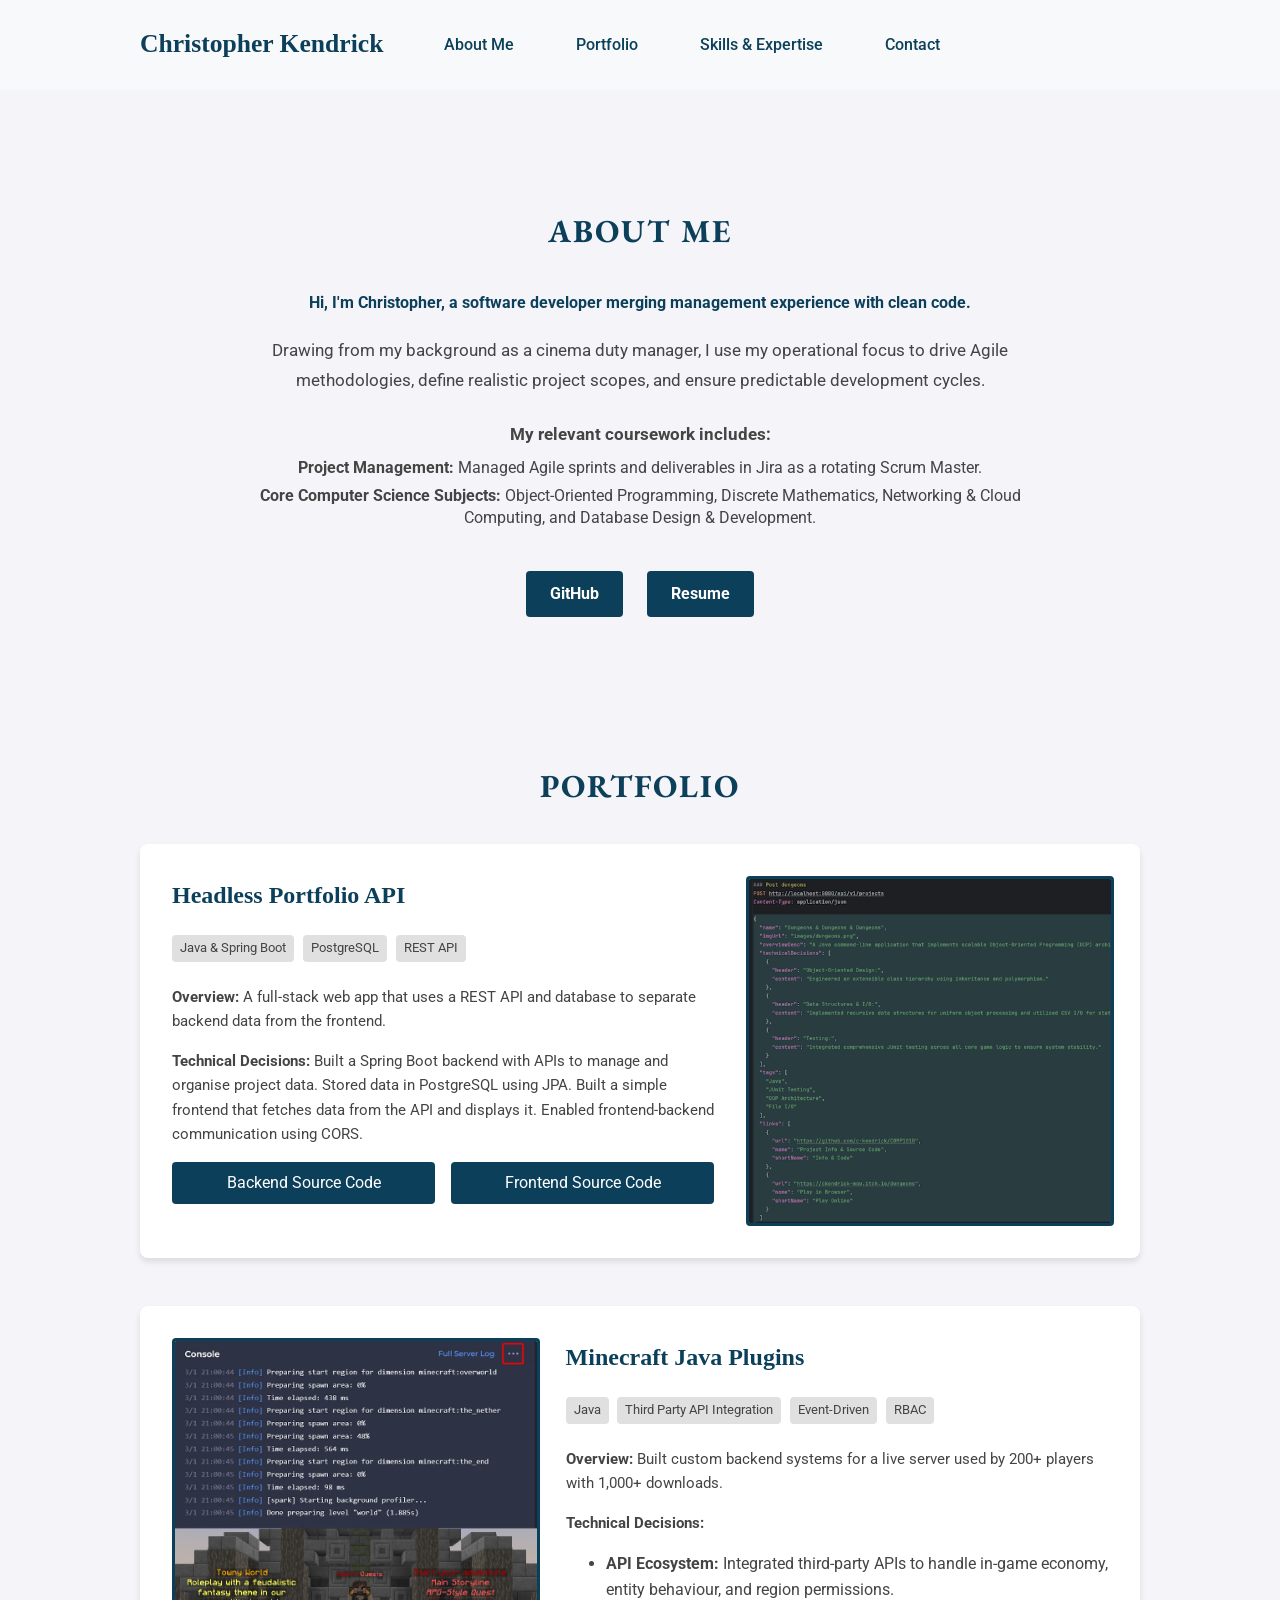
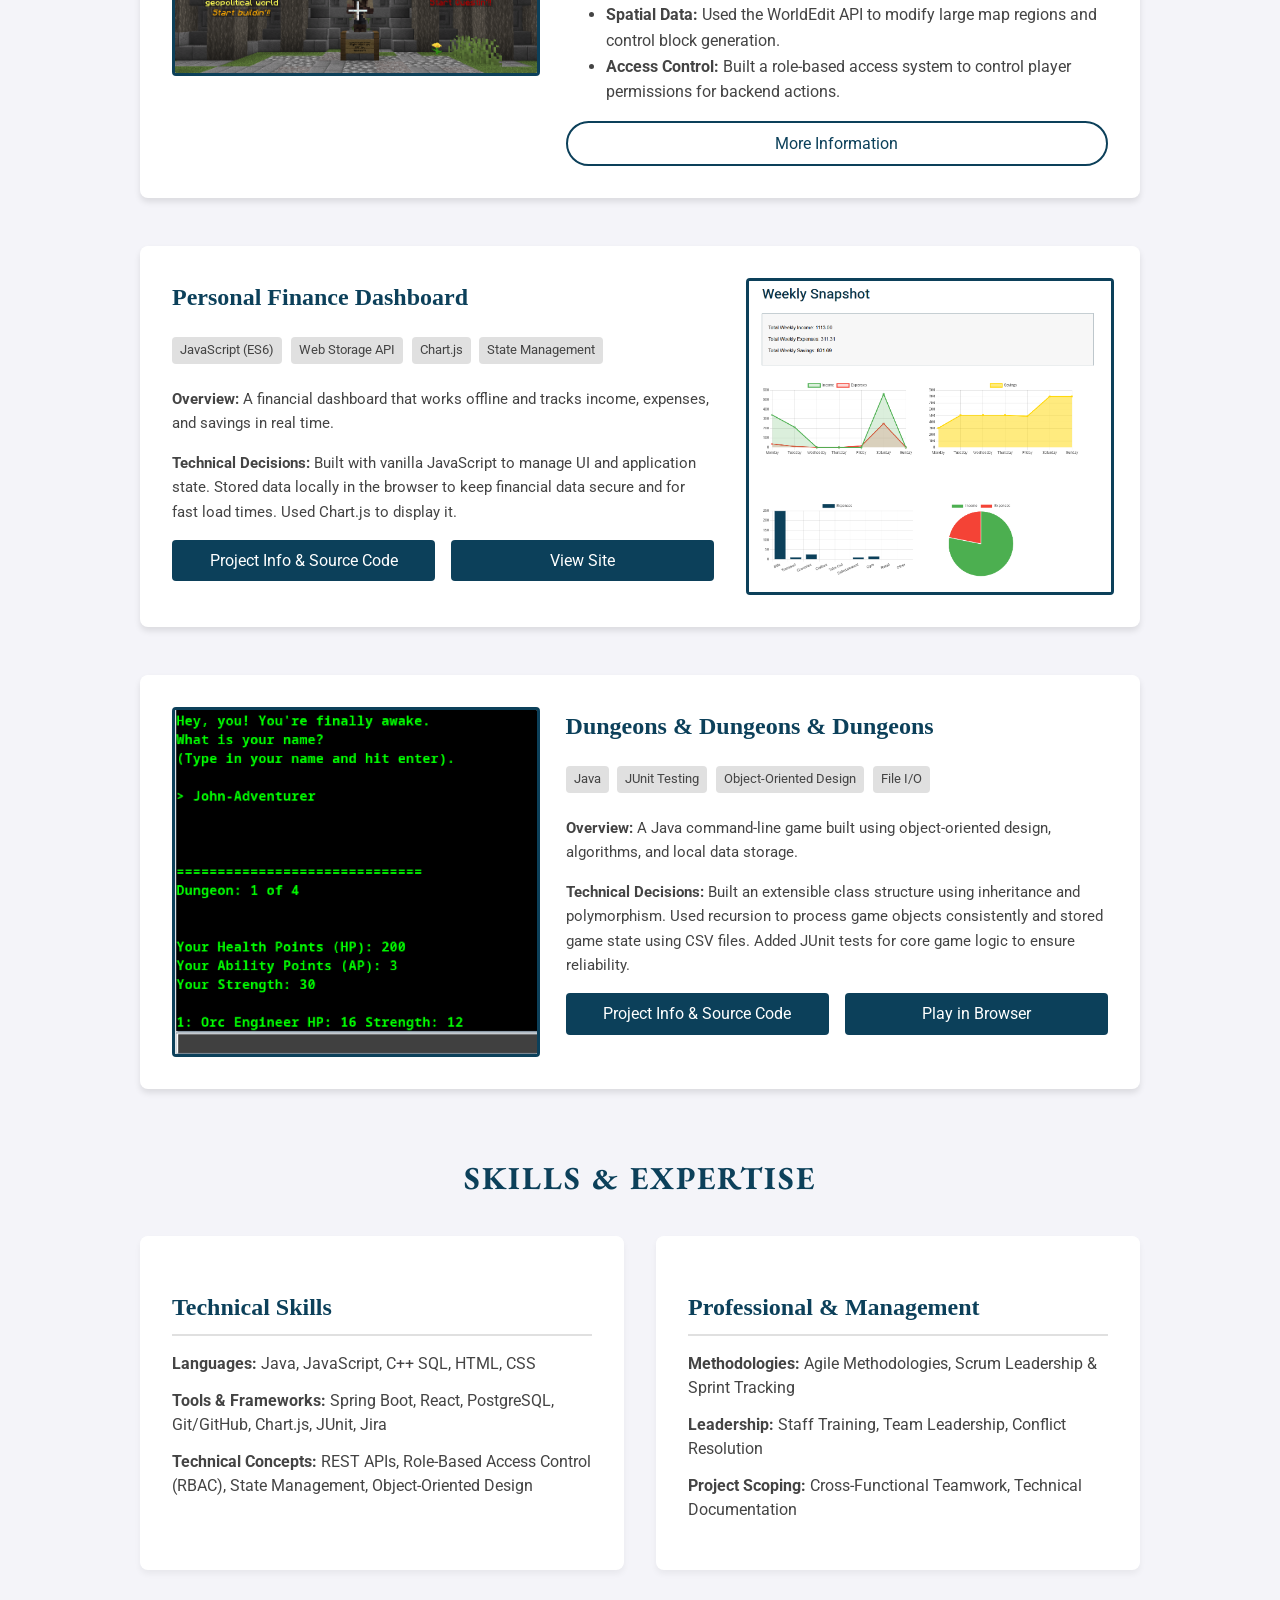
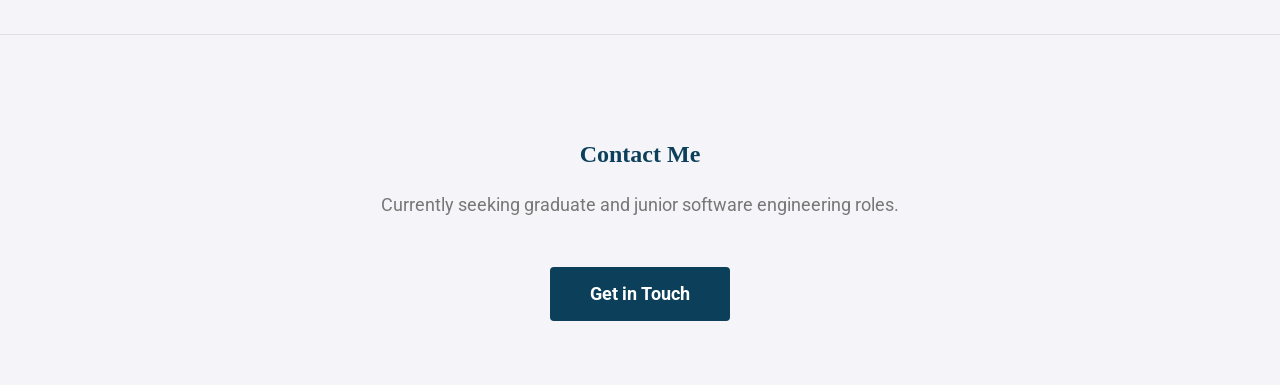
<file: index.html>
<!DOCTYPE html>
<html lang="en-AU">
<head>
    <meta charset="UTF-8">
    <meta name="viewport" content="width=device-width, initial-scale=1.0">
    <title>Christopher Kendrick | Portfolio</title>
    <link rel="icon" type="image/png" href="/images/favicon.png">
    <link href="https://fonts.googleapis.com/css2?family=Roboto&display=swap" rel="stylesheet">

    <link rel="stylesheet" href="css/global.css">
    <link rel="stylesheet" href="https://cdnjs.cloudflare.com/ajax/libs/font-awesome/6.5.1/css/all.min.css">

    <link rel="stylesheet" href="css/nav.css">
    <link rel="stylesheet" href="css/header.css">
    <link rel="stylesheet" href="css/portfolio.css">
    <link rel="stylesheet" href="css/skills.css">
</head>
<body>
<nav id="navbar" class="nav-wrapper">
    <div class="sticky-nav">
        <div class="nav-content">
            <span class="nav-logo">Christopher Kendrick</span>
            <ul class="nav-links">
                <li><i class="fas fa-solid fa-address-card fa-fw"></i><a href="#about">About Me</a></li>
                <li><i class="fas fa-solid fa-code fa-fw"></i><a href="#portfolio">Portfolio</a></li>
                <li><i class="fas fa-solid fa-lightbulb fa-fw"></i><a href="#skills">Skills & Expertise</a></li>
                <li><i class="fas fa-solid fa-paper-plane fa-fw"></i><a href="#contact">Contact</a></li>
            </ul>

            <div class="nav-socials" id="nav-socials">
                <ul class="nav-socials-ul">
                    <li><i class="fas fa-solid fa-brands fa-github fa-fw"></i><a href="https://github.com/c-kendrick" target="_blank" rel="noopener noreferrer">GitHub</a></li>
                </ul>
                <a href="files/CV-Christopher-Kendrick.pdf" target="_blank" rel="noopener noreferrer" class="nav-resume-btn">Resume</a>
            </div>
        </div>
    </div>

    <img id="hamburger" src="/images/hamburger.png" alt="logo">
</nav>

<header class="about-section">
    <div id="about">
        <h2 class="section-title">About Me</h2>
        <p class="hero-text">
            <strong>Hi, I'm Christopher, a software developer merging management experience with clean code.</strong>
        </p>
        <p class="bio-text">
            Drawing from my background as a cinema duty manager, I use my operational focus to drive Agile methodologies,
            define realistic project scopes, and ensure predictable development cycles.
        </p>
        <p class="bio-text coursework-intro">
            <strong>My relevant coursework includes:</strong>
        </p>
        <div class="coursework">
            <p><strong>Project Management:</strong> Managed Agile sprints and deliverables in Jira as a rotating Scrum
                Master.</p>
            <!-- placeholder: -->
            <p><strong>Core Computer Science Subjects:</strong> Object-Oriented Programming, Discrete Mathematics,
                Networking & Cloud Computing, and Database Design & Development.</p>
        </div>
        <br>
        <div class="social-links">
            <a href="https://github.com/c-kendrick" target="_blank" rel="noopener noreferrer">GitHub</a>
            <a href="files/CV-Christopher-Kendrick.pdf" target="_blank" rel="noopener noreferrer">Resume</a>
        </div>
    </div>
</header>

<div id="portfolio">
    <h2 class="section-title">Portfolio</h2>

    <div class="card fade-in">
        <div class="card-content">
            <h2 class="mini-title">Headless Portfolio API</h2>
            <div>
                <span class="tag">Java & Spring Boot</span>
                <span class="tag">PostgreSQL</span>
                <span class="tag">REST API</span>
            </div>
            <p><strong>Overview:</strong> A full-stack web app that uses a REST API and database to separate backend data from the frontend.</p>
            <p><strong>Technical Decisions:</strong> Built a Spring Boot backend with APIs to manage and organise project data. Stored data in PostgreSQL using JPA. Built a simple frontend that fetches data from the API and displays it. Enabled frontend-backend communication using CORS.</p>
            <div class="button-group">
                <a href="https://github.com/c-kendrick/spring-portfolio-backend" class="btn" target="_blank" rel="noopener noreferrer">
                    <span class="text-desktop">Backend Source Code</span>
                    <span class="text-mobile">Backend Code</span>
                </a>
                <a href="https://github.com/c-kendrick/Spring-portfolio-frontend" class="btn" target="_blank" rel="noopener noreferrer">
                    <span class="text-desktop">Frontend Source Code</span>
                    <span class="text-mobile">Frontend Code</span>
                </a>
            </div>
        </div>
        <div class="card-image-wrapper">
            <img src="images/json.png" alt="Headless Portfolio API">
        </div>
    </div>


    <div class="card reverse fade-in">
        <div class="card-content">
            <h2 class="mini-title">Minecraft Java Plugins</h2>
            <div>
                <span class="tag">Java</span>
                <span class="tag">Third Party API Integration</span>
                <span class="tag">Event-Driven</span>
                <span class="tag">RBAC</span>
            </div>

            <p><strong>Overview:</strong> Built custom backend systems for a live server used by 200+ players with 1,000+ downloads. </p>

            <p><strong>Technical Decisions:</strong></p>
            <ul>
                <li><strong>API Ecosystem:</strong> Integrated third-party APIs to handle in-game economy, entity behaviour, and region permissions.
                </li>
                <li><strong>Spatial Data:</strong> Used the WorldEdit API to modify large map regions and control block generation.
                </li>
                <li><strong>Access Control:</strong> Built a role-based access system to control player permissions for backend actions.</li>
            </ul>

            <div class="button-group">
                <a href="minecraft.html" class="btn-mc">More Information</a>
            </div>
        </div>
        <div class="card-image-wrapper">
            <img src="images/minecraft.png" alt="Minecraft Server Backend and Gameplay">
        </div>
    </div>

    <div class="card fade-in">
        <div class="card-content">
            <h2 class="mini-title">Personal Finance Dashboard</h2>
            <div>
                <span class="tag">JavaScript (ES6)</span>
                <span class="tag">Web Storage API</span>
                <span class="tag">Chart.js</span>
                <span class="tag">State Management</span>
            </div>
            <p><strong>Overview:</strong> A financial dashboard that works offline and tracks income, expenses, and savings in real time.
            </p>
            <p><strong>Technical Decisions:</strong> Built with vanilla JavaScript to manage UI and application state. Stored data locally in the browser to keep financial data secure and for fast load times. Used Chart.js to display it.
            </p>
            <div class="button-group">
                <a href="https://github.com/c-kendrick/finance-tool" class="btn" target="_blank" rel="noopener noreferrer">
                    <span class="text-desktop">Project Info & Source Code</span>
                    <span class="text-mobile">Info & Code</span>
                </a>
                <a href="https://c-kendrick.github.io/finance-tool/" class="btn" target="_blank"
                   rel="noopener noreferrer">View Site</a>
            </div>
        </div>
        <div class="card-image-wrapper">
            <img src="images/finance.png" alt="Finance Tracker Interface">
        </div>
    </div>

    <div class="card reverse fade-in">
        <div class="card-content">
            <h2 class="mini-title">Dungeons & Dungeons & Dungeons</h2>
            <div>
                <span class="tag">Java</span>
                <span class="tag">JUnit Testing</span>
                <span class="tag">Object-Oriented Design</span>
                <span class="tag">File I/O</span>
            </div>
            <p><strong>Overview:</strong> A Java command-line game built using object-oriented design, algorithms, and local data storage.</p>
            <p><strong>Technical Decisions:</strong> Built an extensible class structure using inheritance and polymorphism. Used recursion to process game objects consistently and stored game state using CSV files.
                Added JUnit tests for core game logic to ensure reliability.
            </p>
            <div class="button-group">
                <a href="https://github.com/c-kendrick/COMP1010" class="btn" target="_blank" rel="noopener noreferrer">
                    <span class="text-desktop">Project Info & Source Code</span>
                    <span class="text-mobile">Info & Code</span>
                </a>
                <a href="https://ckendrick-mqu.itch.io/dungeons" class="btn" target="_blank" rel="noopener noreferrer">
                    <span class="text-desktop">Play in Browser</span>
                    <span class="text-mobile">Play Online</span>
                </a>
            </div>
        </div>
        <div class="card-image-wrapper">
            <img src="images/dungeons.png" alt="Dungeons Console Gameplay">
        </div>
    </div>

</div>

<section id="skills" class="skills-section">
    <h2 class="section-title">Skills & Expertise</h2>
    <div class="skills-container">
        <div class="skills-column fade-in">
            <h2 class="mini-title">Technical Skills</h2>
            <ul class="skills-list">
                <li><strong>Languages:</strong> Java, JavaScript, C++ SQL, HTML, CSS</li>
                <li><strong>Tools & Frameworks:</strong> Spring Boot, React, PostgreSQL, Git/GitHub, Chart.js, JUnit, Jira</li>
                <li><strong>Technical Concepts:</strong> REST APIs, Role-Based Access Control (RBAC), State Management, Object-Oriented Design</li>
            </ul>
        </div>

        <div class="skills-column fade-in">
            <h2 class="mini-title">Professional & Management</h2>
            <ul class="skills-list">
                <li><strong>Methodologies:</strong> Agile Methodologies, Scrum Leadership & Sprint Tracking</li>
                <li><strong>Leadership:</strong> Staff Training, Team Leadership, Conflict Resolution</li>
                <li><strong>Project Scoping:</strong> Cross-Functional Teamwork, Technical Documentation</li>
            </ul>
        </div>
    </div>
</section>

<footer id="contact" class="contact-footer fade-in">
    <h2 class="mini-title">Contact Me</h2>
    <p>Currently seeking graduate and junior software engineering roles.</p>
    <a href="mailto:ckendrick.dev@gmail.com" class="btn contact-btn">Get in Touch</a>
</footer>

<script src="javascript/script.js"></script>
</body>
</html>
</file>
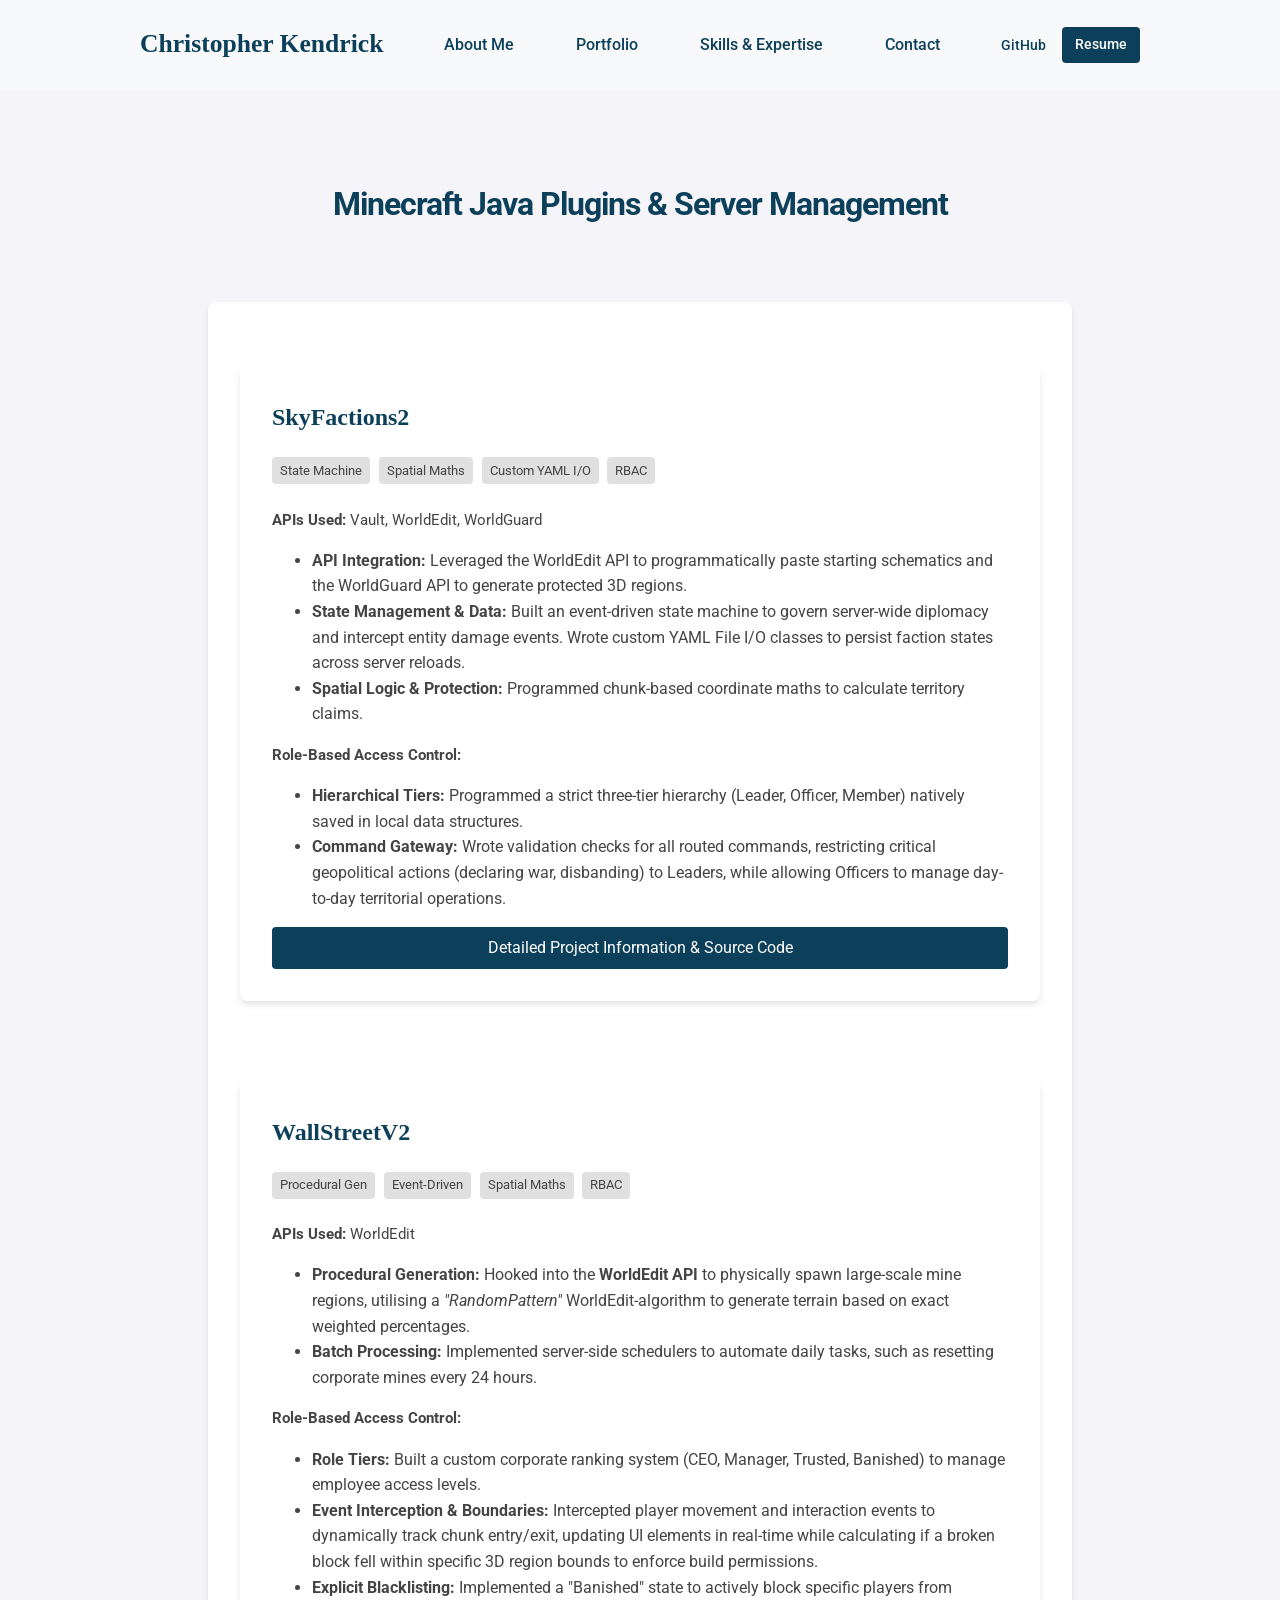
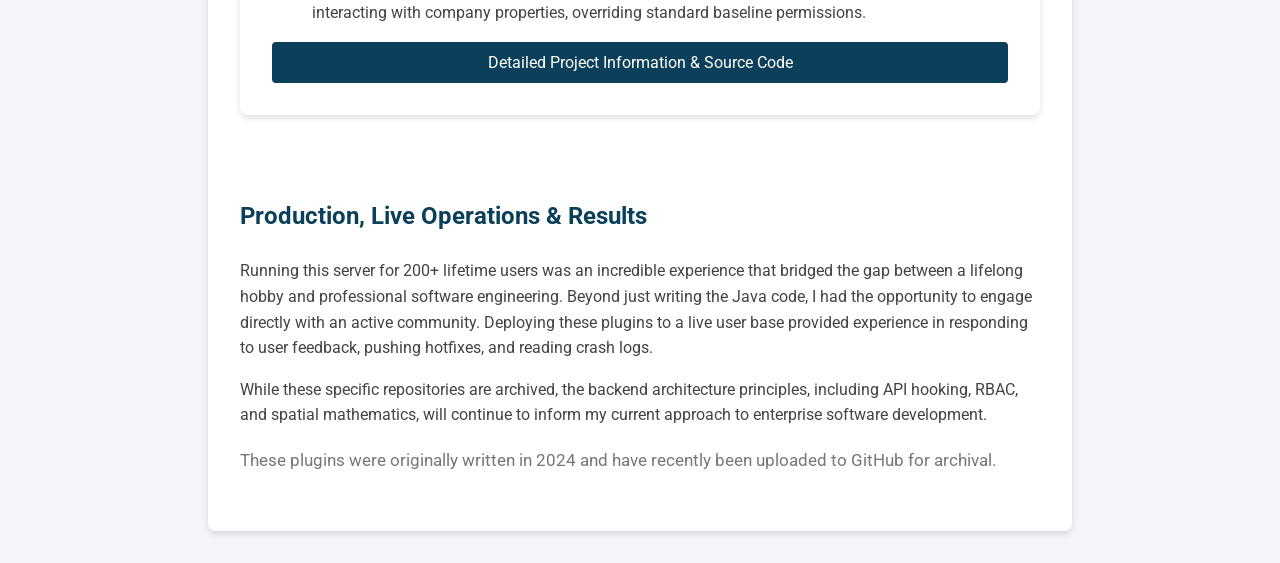
<file: minecraft.html>
<!DOCTYPE html>
<html lang="en">
<head>
    <meta charset="UTF-8">
    <meta name="viewport" content="width=device-width, initial-scale=1.0">
    <title>Minecraft Plugin Suite | Project Info</title>
    <link href="https://fonts.googleapis.com/css2?family=Roboto&display=swap" rel="stylesheet">
    <link rel="stylesheet" href="https://cdnjs.cloudflare.com/ajax/libs/font-awesome/6.5.1/css/all.min.css">

    <link rel="stylesheet" href="css/global.css">

    <link rel="stylesheet" href="css/nav.css">
    <link rel="stylesheet" href="css/header.css">
    <link rel="stylesheet" href="css/portfolio.css">
    <link rel="stylesheet" href="css/skills.css">
</head>
<body>
<nav id="navbar" class="nav-wrapper">
    <div class="sticky-nav">
        <div class="nav-content">
            <span class="nav-logo">Christopher Kendrick</span>
            <ul class="nav-links">
                <li><i class="fas fa-solid fa-address-card fa-fw"></i><a href="index.html#about">About Me</a></li>
                <li><i class="fas fa-solid fa-code fa-fw"></i><a href="index.html#portfolio">Portfolio</a></li>
                <li><i class="fas fa-solid fa-lightbulb fa-fw"></i><a href="index.html#skills">Skills & Expertise</a></li>
                <li><i class="fas fa-solid fa-paper-plane fa-fw"></i><a href="index.html#contact">Contact</a></li>
            </ul>

            <div class="mc-nav-socials" id="nav-socials">
                <ul class="mc-nav-socials-ul">
                    <li><i class="fas fa-solid fa-brands fa-github fa-fw"></i><a href="https://github.com/c-kendrick" target="_blank" rel="noopener noreferrer">GitHub</a></li>
                </ul>
                <a href="files/CV-Christopher-Kendrick.pdf" target="_blank" rel="noopener noreferrer"
                   class="nav-resume-btn">Resume</a>
            </div>
        </div>
    </div>
    <img id="hamburger" src="/images/hamburger.png" alt="logo">
</nav>


<header class="about-section">
    <div id="about">
        <h1 style="font-size: 2rem;">Minecraft Java Plugins & Server Management</h1>
    </div>
</header>


<div class="project-container">
    <div class="plugin-grid">
        <div class="card">
            <div class="card-content">
                <h2 class="mini-title">SkyFactions2</h2>
                <div>
                    <span class="tag">State Machine</span>
                    <span class="tag">Spatial Maths</span>
                    <span class="tag">Custom YAML I/O</span>
                    <span class="tag">RBAC</span>
                </div>
                <p><strong>APIs Used:</strong> Vault, WorldEdit, WorldGuard</p>
                <ul>
                    <li><strong>API Integration: </strong>Leveraged the WorldEdit API to programmatically paste starting schematics and the WorldGuard API to generate protected 3D regions.</li>
                    <li><strong>State Management & Data:</strong> Built an event-driven state machine to govern server-wide diplomacy and intercept entity damage events. Wrote custom YAML File I/O classes to persist faction states across server reloads.</li>
                    <li><strong>Spatial Logic & Protection:</strong> Programmed chunk-based coordinate maths to calculate territory claims. </li>
                </ul>

                <p><strong>Role-Based Access Control:</strong></p>
                <ul>
                    <li><strong>Hierarchical Tiers:</strong> Programmed a strict three-tier hierarchy (Leader, Officer, Member) natively saved in local data structures.</li>
                    <li><strong>Command Gateway:</strong> Wrote validation checks for all routed commands, restricting critical geopolitical actions (declaring war, disbanding) to Leaders, while allowing Officers to manage day-to-day territorial operations.</li>
                </ul>
                <div class="button-group">
                    <a href="https://github.com/c-kendrick/SkyFactions2" class="btn" target="_blank" rel="noopener noreferrer">Detailed Project Information & Source Code</a>
                </div>
            </div>
        </div>

        <div class="card">
            <div class="card-content">
                <h2 class="mini-title">WallStreetV2</h2>
                <div>
                    <span class="tag">Procedural Gen</span>
                    <span class="tag">Event-Driven</span>
                    <span class="tag">Spatial Maths</span>
                    <span class="tag">RBAC</span>
                </div>

                <p><strong>APIs Used:</strong> WorldEdit</p>
                <ul>
                    <li><strong>Procedural Generation:</strong> Hooked into the <strong>WorldEdit API</strong> to physically spawn
                        large-scale mine regions, utilising a <em>"RandomPattern"</em>  WorldEdit-algorithm to generate terrain based on exact weighted percentages.</li>
                    <li><strong>Batch Processing:</strong> Implemented server-side schedulers to automate daily tasks,
                        such as resetting corporate mines every 24 hours.</li>
                </ul>

                <p><strong>Role-Based Access Control:</strong></p>
                <ul>
                    <li><strong>Role Tiers:</strong> Built a custom corporate ranking system (CEO, Manager, Trusted, Banished) to manage employee access levels.</li>
                    <li><strong>Event Interception & Boundaries:</strong> Intercepted player movement and interaction events to dynamically track chunk
                        entry/exit, updating UI elements in real-time while calculating if a broken block fell within specific 3D region
                        bounds to enforce build permissions.</li>
                    <li><strong>Explicit Blacklisting:</strong> Implemented a "Banished" state to actively block specific players from interacting with company properties,
                        overriding standard baseline permissions.</li>
                </ul>
                <div class="button-group">
                    <a href="https://github.com/c-kendrick/WallStreetv2" class="btn" target="_blank" rel="noopener noreferrer">Detailed Project Information & Source Code</a>
                </div>
            </div>
        </div>
    </div>

    <h2 class="results-text">Production, Live Operations & Results</h2>
    <p>Running this server for 200+ lifetime users was an incredible experience that bridged the gap between a lifelong hobby and professional software engineering.
        Beyond just writing the Java code, I had the opportunity to engage directly with an active community.
        Deploying these plugins to a live user base provided experience in responding to user feedback, pushing hotfixes, and reading crash logs.</p>


    <p>While these specific repositories are archived, the backend architecture principles, including API hooking, RBAC, and spatial mathematics,
        will continue to inform my current approach to enterprise software development.</p>

    <p class="hobby-text">These plugins were originally written in 2024 and have recently been uploaded to GitHub for archival.</p>
</div>

<script src="javascript/script.js"></script>
</body>
</html>
</file>
<file: css/global.css>
@import url('https://fonts.googleapis.com/css2?family=EB+Garamond:ital,wght@0,400..800;1,400..800&display=swap');

html {
    scroll-behavior: smooth;
    scroll-padding-top: 175px;
}

/* --- GLOBAL VARIABLES & BASE STYLES --- */
:root {
    --bg-color: #f4f4f9;
    --nav-bg: #f8f9fa;
    --ashen: #d8d9d9;
    --text-color: #444;
    --text-muted: #777;
    --card-bg: white;
    --primary-color: #0C405A;
    --hover-color: #800000;
    --gray-light: #e0e0e0;
}

body {
    font-family: 'Roboto', sans-serif;
    background-color: var(--bg-color);
    color: var(--text-color);
    margin: 0;
    padding: 0;
    line-height: 1.6;
}

/* --- GLOBAL TYPOGRAPHY & UTILITIES --- */
.section-title {
    font-family: "EB Garamond", serif;
    color: var(--primary-color);
    font-size: 2rem;
    margin-bottom: 2rem;
    text-transform: uppercase;
    letter-spacing: 2px;
    text-align: center;
}

.mini-title {
    font-family: "Times New Roman", serif;
}

.fade-in {
    opacity: 0;
    transform: translateY(30px);
    transition: opacity 0.6s ease-out, transform 0.6s ease-out;
    will-change: opacity, transform;
}

.fade-in.is-visible {
    opacity: 1;
    transform: translateY(0);
}
</file>
<file: css/nav.css>
/* --- Navigation Bar Styles --- */
.nav-wrapper {
    position: sticky;
    top: 0;
    z-index: 1000;
    display: flex;
    justify-content: flex-end;
    padding: 1rem 20px;
}

.sticky-nav {
    position: fixed;
    top: 0;
    left: 0;
    width: 55vw;
    height: 100vh;
    background-color: var(--primary-color);
    padding: 1rem;
    z-index: 999;

    opacity: 0;
    visibility: hidden;
    transform: translateX(-100%);
    transition: transform 0.3s ease-in-out, opacity 0.3s ease-in-out, visibility 0.3s;
}

.sticky-nav.is-visible {
    opacity: 1;
    visibility: visible;
    transform: translateX(0);
}

.sticky-nav.scrolled {
    box-shadow: 0 4px 12px rgba(0, 0, 0, 0.08);
    background-color: var(--primary-color);
    backdrop-filter: blur(5px);
}

.nav-content {
    max-width: 1000px;
    margin: 0 auto;
    display: flex;
    justify-content: space-between;
    align-items: flex-start;
    padding: 0;
    flex-direction: column;
    height: 100%;
}

.nav-links {
    list-style: none;
    display: flex;
    gap: 2rem;
    padding: 0;
    margin-top: 20vh;
    flex-direction: column;
}

.nav-links a {
    text-decoration: none;
    color: var(--nav-bg);
    font-weight: 500;
    font-size: 1.2rem;
    transition: color 0.2s;
}

.nav-links a:hover {
    color: var(--ashen);
}

/* --- Conditional Nav Socials --- */
.nav-socials, .mc-nav-socials {
    display: flex;
    flex-direction: column;
    gap: 1rem;
    align-items: flex-start;
    justify-content: space-between;

    margin-top: auto;
    margin-bottom: 20vh;
}

.nav-socials.is-visible, .mc-nav-socials {
    opacity: 1;
    visibility: visible;
    transform: translateX(0);
}

.nav-logo.is-visible {
    opacity: 1;
    visibility: visible;
    transform: translateX(0);
}

.nav-logo {
    font-family: "Times New Roman", serif;
    font-weight: bold;
    font-size: 1.6rem;
    color: var(--nav-bg);
}

.nav-socials a, .mc-nav-socials a {
    text-decoration: none;
    color: var(--nav-bg);
    font-size: 1.1rem;
    font-weight: 500;
    transition: color 0.2s;
}

.nav-socials a:hover, .mc-nav-socials a:hover {
    color: var(--ashen);
}

.nav-socials .nav-resume-btn, .mc-nav-socials .nav-resume-btn {
    background-color: var(--nav-bg);
    color: var(--primary-color);
    padding: 0.4rem 0.8rem;
    border-radius: 4px;
}

.nav-socials-ul, .mc-nav-socials-ul {
    list-style: none;
    padding: 0;
}

.btn-mc {
    color: var(--primary-color);
    text-decoration: none;
}

.btn-mc:hover {
    color: var(--hover-color);
}

.nav-socials .nav-resume-btn:hover, .mc-nav-socials .nav-resume-btn:hover {
    background-color: var(--ashen);
    color: white;
}

.hamburger {
    cursor: pointer;
}

.fas {
    margin-right: 10px; /* Adds space between the icon and text */
    color: var(--nav-bg); /* Changes the icon color to green */
}

/* =========================================
   NAV BAR DESKTOP STYLES
   ========================================= */
@media screen and (min-width: 1050px) {
    .nav-wrapper {
        padding: 0;
        display: block;
    }

    .nav-wrapper img {
        opacity: 0;
        visibility: hidden;
    }

    .sticky-nav {
        position: static;
        width: 100%;
        height: auto;
        padding: 1rem 0;
        background-color: var(--nav-bg);
        opacity: 1;
        visibility: visible;
        transform: none;
        transition: none;
    }

    .nav-content {
        max-width: 1000px;
        flex-direction: row;
        justify-content: space-between;
        align-items: center;
        height: auto;
    }

    .nav-links {
        flex-direction: row;
        margin: 0;
    }

    .nav-links a {
        font-size: 1rem;
    }

    .nav-socials, .mc-nav-socials {
        display: flex;
        flex-direction: row;
        gap: 1rem;
        align-items: center;
        margin-top: 0;
        margin-bottom: 0;
    }

    .nav-socials {
        opacity: 0;
        visibility: hidden;
        transform: translateX(15px);
        transition: opacity 0.3s ease, transform 0.3s ease, visibility 0.3s;
    }

    .sticky-nav.scrolled {
        background-color: rgba(248, 249, 250, 0.95);
    }

    .nav-socials a, .mc-nav-socials a, .btn-mc, .nav-links a, .nav-logo {
        color: var(--primary-color);
    }

    .nav-socials a, .mc-nav-socials a {
        font-size: 0.9rem;
    }

    .nav-links a:hover, .nav-socials a:hover, .mc-nav-socials a:hover, .btn-mc:hover  {
        color: var(--hover-color);
    }

    .nav-socials .nav-resume-btn:hover, .mc-nav-socials .nav-resume-btn:hover {
        background-color: var(--hover-color);
        color: white;
    }

    .nav-socials .nav-resume-btn, .mc-nav-socials .nav-resume-btn {
        background-color: var(--primary-color);
        color: white;
    }
}

/* =========================================
   NAV BAR TABLET STYLES
   ========================================= */
@media screen and (min-width: 768px) and (max-width: 1049px) {
    .sticky-nav {
        width: 31vw;
    }
}
</file>
<file: css/header.css>
/* --- PAGE HEADER (For about me section) --- */
header:not(.about-section) {
    background-color: var(--primary-color);
    color: white;
    text-align: center;
    padding: 3rem 1rem;
}

header:not(.about-section) h1 {
    margin: 0;
    font-size: 2.5rem;
    color: white;
}

/* --- ABOUT ME SECTION --- */
header.about-section {
    background-color: transparent;
    padding: 0.5rem 1rem 1rem 1rem;
    text-align: center;
    max-width: 800px;
    margin: 0 auto;
}

header.about-section h1 {
    font-size: 4rem;
    color: var(--primary-color);
    margin-bottom: 1.5rem;
    margin-top: 0;
    letter-spacing: -1px;
}

header.about-section ul {
    display: inline-block;
    text-align: left;
    margin: 0 auto 1rem auto;
}

header.about-section li {
    font-size: 1.05rem;
    color: var(--text-color);
    line-height: 1.4;
    margin-bottom: 0.3rem;
}

.bio-text {
    font-size: 1.05rem;
    color: var(--text-color);
    line-height: 1.8;
    margin-bottom: 1.5rem;
}

.hero-text, .results-text {
    font-size: 1rem;
    color: var(--primary-color);
    line-height: 1.8;
}

.results-text {
    font-size: 1.5rem;
}

.hobby-text {
    font-size: 1.05rem;
    color: var(--text-muted);
    line-height: 1.8;
    margin-bottom: 1.5rem;
}

.coursework-intro {
    margin-bottom: 0.5rem;
}

.coursework {
    color: var(--text-color);
    line-height: 1.4;
    margin-bottom: 1rem;
}

.coursework p {
    margin-top: 5px;
    margin-bottom: 5px;
}

.social-links a {
    display: inline-block;
    margin: 0 10px;
    padding: 10px 24px;
    background-color: var(--primary-color);
    color: white;
    text-decoration: none;
    border-radius: 4px;
    font-weight: bold;
    transition: background 0.2s ease, transform 0.2s ease;
}

.social-links a:hover {
    background-color: var(--hover-color);
    transform: translateY(-2px);
}

@media screen and (min-width: 801px) {
    header.about-section {
        padding: 2rem 1rem 1rem 1rem;
    }
}
</file>
<file: css/portfolio.css>
/* --- PORTFOLIO WIDE CARDS --- */
#portfolio {
    max-width: 1000px;
    margin: 8rem auto 4rem auto;
    padding: 0 1rem;
}

.project-container {
    max-width: 800px;
    margin: 2rem auto;
    padding: 2rem;
    background-color: var(--card-bg);
    border-radius: 8px;
    box-shadow: 0 4px 6px rgba(0,0,0,0.1);
}

.card {
    display: flex;
    flex-direction: column;
    gap: 1.5rem;
    background-color: var(--card-bg);
    border-radius: 8px;
    padding: 2rem;
    box-shadow: 0 4px 6px rgba(0,0,0,0.1);
    margin-bottom: 3rem;
    transition: transform 0.2s ease;
}

.card-content h2 {
    margin-top: 0;
    color: var(--primary-color);
}

.card-content p {
    font-size: 0.95rem;
    color: var(--text-color);
}

.card-image-wrapper img {
    width: 100%;
    height: auto;
    display: block;
    border: 3px solid var(--primary-color);
    border-radius: 4px;
}

.tag {
    display: inline-block;
    background: var(--gray-light);
    padding: 0.2rem 0.5rem;
    border-radius: 4px;
    font-size: 0.8rem;
    margin-right: 0.3rem;
    margin-bottom: 0.5rem;
}

/* --- BUTTONS --- */
.btn {
    display: inline-block;
    margin-top: 1rem;
    padding: 0.5rem 1rem;
    background-color: var(--primary-color);
    color: white;
    text-decoration: none;
    border-radius: 4px;
    transition: background 0.2s ease;
}

.btn:hover {
    background-color: var(--hover-color);
}

.button-group {
    display: flex;
    gap: 1rem;
    margin-top: 1rem;
}

.button-group .btn {
    flex: 1;
    text-align: center;
    margin-top: 0;
}

.btn-mc {
    border: 2px solid var(--primary-color);
    border-radius: 25px;
    padding: 8px;
    flex: 1;
    text-align: center;
}

.btn-mc:hover {
    border: 2px solid var(--hover-color);
}

.text-desktop {
    display: none;
}

.plugin-grid {
    display: flex;
    flex-direction: column;
    gap: 2rem;
    margin-top: 2rem;
    margin-bottom: 2rem;
}

/* =========================================
   PORTFOLIO CARD DESKTOP STYLES
   ========================================= */
@media screen and (min-width: 900px) {
    .card {
        flex-direction: row;
        gap: 2rem;
    }

    .card.reverse {
        flex-direction: row-reverse;
    }

    .card-content {
        flex: 1.5;
    }

    .card-image-wrapper {
        flex: 1;
    }

    .text-desktop {
        display: inline;
    }

    .text-mobile {
        display: none;
    }
}
</file>
<file: css/skills.css>
/* --- SKILLS SECTION --- */
.skills-section {
    max-width: 1000px;
    margin: 4rem auto;
    padding: 0 20px;
}

.skills-container {
    display: flex;
    flex-direction: column;
    gap: 1.5rem;
}

.skills-column {
    background: var(--card-bg);
    padding: 2rem;
    border-radius: 8px;
    box-shadow: 0 4px 6px rgba(0, 0, 0, 0.05);
}

.skills-column h2 {
    color: var(--primary-color);
    border-bottom: 2px solid var(--gray-light);
    padding-bottom: 0.5rem;
    margin-bottom: 1rem;
}

.skills-list {
    list-style: none;
    padding: 0;
}

.skills-list li {
    margin-bottom: 0.8rem;
    line-height: 1.5;
    color: var(--text-color);
}

/* --- Contact Footer --- */
.contact-footer {
    text-align: center;
    padding: 5rem 20px 4rem 20px;
    margin-top: 4rem;
    border-top: 1px solid var(--gray-light);
}

.contact-footer h2 {
    color: var(--primary-color);
    margin-bottom: 0.5rem;
}

.contact-footer p {
    color: var(--text-muted);
    margin-bottom: 2rem;
    font-size: 1.1rem;
}

.contact-btn {
    background-color: var(--primary-color);
    color: white;
    padding: 0.8rem 2.5rem;
    font-size: 1.1rem;
    font-weight: bold;
    text-decoration: none;
    border-radius: 4px;
    transition: background-color 0.3s ease;
}

.contact-btn:hover {
    background-color: var(--hover-color);
    color: white;
}

/* =========================================
   SKILLS DESKTOP STYLES
   ========================================= */
@media screen and (min-width: 900px) {
    .skills-container {
        flex-direction: row;
        gap: 2rem;
    }

    .skills-column {
        flex: 1;
    }
}
</file>
